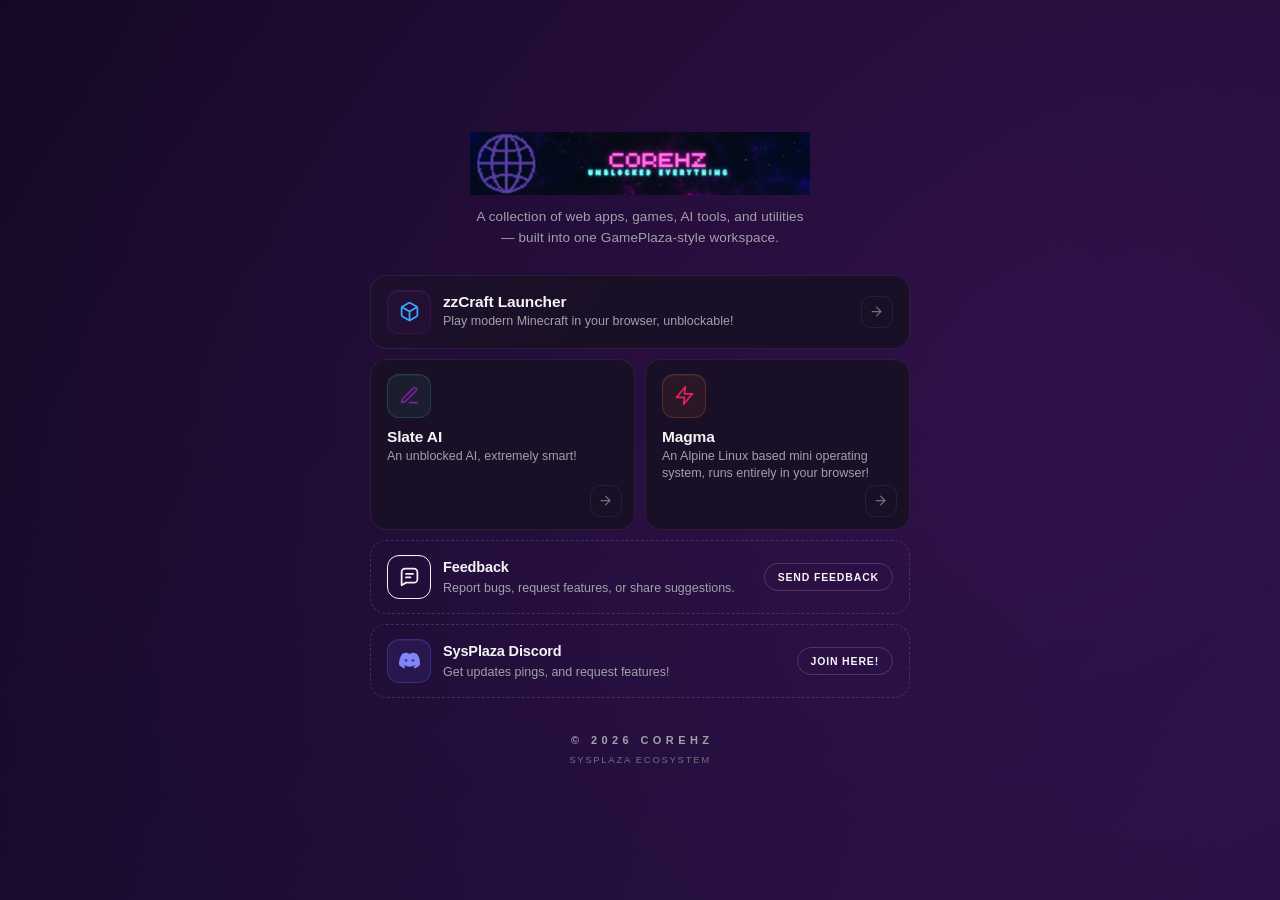
<file: index.html>
<!DOCTYPE html>
<html lang="en">
<head>
<meta charset="utf-8">
<meta name="viewport" content="width=device-width, initial-scale=1, maximum-scale=1, user-scalable=no">
<title>coreHZ</title>
  <link rel="icon" type="image/png" href="coreHZ.png">
  <link rel="stylesheet" href="index.css">
</head>

<body>
  <div class="bg" aria-hidden="true"></div>

  <main>
    <header class="rise">
      <img src="banner.png" alt="coreHZ" draggable="false">
      <p>A collection of web apps, games, AI tools, and utilities — built into one GamePlaza-style workspace.</p>
    </header>

    <section class="grid" aria-label="Applications">

      <button class="cell mineral span-2 rise" data-launch="mineral">
        <span class="chip chip-mineral" aria-hidden="true">
          <svg viewBox="0 0 24 24" fill="none" stroke="currentColor" stroke-width="2" stroke-linecap="round" stroke-linejoin="round"><path d="M21 16V8a2 2 0 0 0-1-1.73l-7-4a2 2 0 0 0-2 0l-7 4A2 2 0 0 0 3 8v8a2 2 0 0 0 1 1.73l7 4a2 2 0 0 0 2 0l7-4A2 2 0 0 0 21 16z"></path><polyline points="3.27 6.96 12 12.01 20.73 6.96"></polyline><line x1="12" y1="22.08" x2="12" y2="12"></line></svg>
        </span>
        <span class="meta">
          <span class="name">zzCraft Launcher</span>
          <span class="desc">Play modern Minecraft in your browser, unblockable!</span>
        </span>
        <span class="go" aria-hidden="true">
          <svg viewBox="0 0 24 24" fill="none" stroke="currentColor" stroke-width="2" stroke-linecap="round" stroke-linejoin="round"><line x1="5" y1="12" x2="19" y2="12"></line><polyline points="12 5 19 12 12 19"></polyline></svg>
        </span>
      </button>

      <button class="cell compact slate rise" data-launch="slate">
        <span class="chip chip-slate" aria-hidden="true">
          <svg viewBox="0 0 24 24" fill="none" stroke="currentColor" stroke-width="2" stroke-linecap="round" stroke-linejoin="round"><path d="M12 20h9"></path><path d="M16.5 3.5a2.121 2.121 0 0 1 3 3L7 19l-4 1 1-4L16.5 3.5z"></path></svg>
        </span>
        <span class="meta">
          <span class="name">Slate AI</span>
          <span class="desc">An unblocked AI, extremely smart!</span>
        </span>
        <span class="go" aria-hidden="true">
          <svg viewBox="0 0 24 24" fill="none" stroke="currentColor" stroke-width="2" stroke-linecap="round" stroke-linejoin="round"><line x1="5" y1="12" x2="19" y2="12"></line><polyline points="12 5 19 12 12 19"></polyline></svg>
        </span>
      </button>

      <button class="cell compact magma rise" data-launch="magma">
        <span class="chip chip-magma" aria-hidden="true">
          <svg viewBox="0 0 24 24" fill="none" stroke="currentColor" stroke-width="2" stroke-linecap="round" stroke-linejoin="round"><polygon points="13 2 3 14 12 14 11 22 21 10 12 10 13 2"></polygon></svg>
        </span>
        <span class="meta">
          <span class="name">Magma</span>
          <span class="desc">An Alpine Linux based mini operating system, runs entirely in your browser!</span>
        </span>
        <span class="go" aria-hidden="true">
          <svg viewBox="0 0 24 24" fill="none" stroke="currentColor" stroke-width="2" stroke-linecap="round" stroke-linejoin="round"><line x1="5" y1="12" x2="19" y2="12"></line><polyline points="12 5 19 12 12 19"></polyline></svg>
        </span>
      </button>

      <a class="cell quiet span-2 rise" href="feed.html">
        <span class="chip chip-feedback" aria-hidden="true">
          <svg viewBox="0 0 24 24" fill="none" stroke="currentColor" stroke-width="2" stroke-linecap="round" stroke-linejoin="round"><path d="M21 15a4 4 0 0 1-4 4H8l-5 3V7a4 4 0 0 1 4-4h10a4 4 0 0 1 4 4z"></path><path d="M8 9h8"></path><path d="M8 13h5"></path></svg>
        </span>
        <span class="meta">
          <span class="name name-sm">Feedback</span>
          <span class="desc">Report bugs, request features, or share suggestions.</span>
        </span>
        <span class="pill">Send feedback</span>
      </a>

      <a class="cell quiet span-2 rise" href="https://discord.gg/azBXGMsm5F" target="_blank" rel="noopener noreferrer">
        <span class="chip chip-discord" aria-hidden="true">
          <svg viewBox="0 0 127.14 96.36" fill="currentColor">
            <path d="M107.7,8.07A105.15,105.15,0,0,0,77.26,0a77.19,77.19,0,0,0-3.3,6.83A96.67,96.67,0,0,0,53.22,6.83,77.19,77.19,0,0,0,49.88,0,105.15,105.15,0,0,0,19.44,8.07C3.66,31.58-1.86,54.65,1,77.53A105.73,105.73,0,0,0,32,96.36a74.37,74.37,0,0,0,6.72-11A68.6,68.6,0,0,1,28.4,79.51c.85-.63,1.68-1.3,2.47-2a75.46,75.46,0,0,0,65.44,0c.79.68,1.62,1.35,2.47,2a68.52,68.52,0,0,1-10.37,5.87,74.83,74.83,0,0,0,6.72,11,105.56,105.56,0,0,0,31.07-18.83C129.7,50.12,123.81,27.31,107.7,8.07Z"/>
            <circle cx="42.78" cy="47.54" r="8.76" fill="#7b1fa2"/>
            <circle cx="84.36" cy="47.54" r="8.76" fill="#7b1fa2"/>
          </svg>
        </span>
        <span class="meta">
          <span class="name name-sm">SysPlaza Discord</span>
          <span class="desc">Get updates pings, and request features!</span>
        </span>
        <span class="pill">Join here!</span>
      </a>

    </section>

    <footer class="rise">
      <span class="mark">© 2026 coreHZ</span>
      <span class="est">SysPlaza Ecosystem</span>
    </footer>
  </main>

  <script src="index.js"></script>
</body>
</html>
</file>
<file: index.css>
:root {
    color-scheme: dark;
    --bg: #0b0610;
    --surface: #190f26;
    --surface-2: #241334;
    --border: rgba(255,255,255,0.07);
    --border-strong: rgba(255,255,255,0.17);
    --text-1: #f4f4f5;
    --text-2: #a1a1aa;
    --text-3: #71717a;
    --accent: #38a7ff;
    --ease-out: cubic-bezier(0.16, 1, 0.3, 1);
    --ease-spring: cubic-bezier(0.34, 1.56, 0.64, 1);
    --font-display: 'Ubuntu', sans-serif;
    --font-body: 'Ubuntu', sans-serif;
    --r-surface: 16px;
    --r-chip: 12px;
    --r-go: 10px;
  }

  * { box-sizing: border-box; -webkit-font-smoothing: antialiased; }
  html, body {
 margin: 0; padding: 0; 
}

  body {
    min-height: 100dvh;
    background: var(--bg);
    color: var(--text-1);
    font-family: var(--font-body);
    font-size: 15px;
    line-height: 1.55;
    display: flex;
    flex-direction: column;
    padding: 36px clamp(16px, 4vw, 22px);
    overflow-x: hidden;
    -webkit-tap-highlight-color: transparent;
  }

  ::selection { background: rgba(123,31,162,0.25); }

  .bg { position: fixed; inset: 0; z-index: 0; pointer-events: none; }
  .bg::before {
    content: "";
    position: absolute; inset: 0;
    background:
      radial-gradient(circle at 20% 10%, rgba(123,31,162,.25), transparent 30%),
      radial-gradient(circle at 80% 30%, rgba(244,143,177,.12), transparent 25%),
      linear-gradient(-45deg,#1a0f2e,#0f0820,#1f1240,#0d0619);
    background-size: 400% 400%;
    animation: gradientShift 15s ease infinite;
  }
  .bg::after { display: none; }

  main { position: relative; z-index: 1; width: 100%; max-width: 540px; margin: auto; }

  header { text-align: center; margin-bottom: 26px; }
  header img {
    display: block;
    width: min(340px, 92%);
    height: auto;
    margin: 0 auto 12px;
    user-select: none;
    -webkit-user-drag: none;
  }
  .corehz-logo {
    display:inline-flex; align-items:baseline; justify-content:center;
    font-family: 'Ubuntu', sans-serif; font-size: clamp(48px, 12vw, 78px);
    font-weight:700; letter-spacing:-0.07em; line-height:1;
    margin: 8px auto 14px; user-select:none;
    text-shadow: 0 0 34px rgba(123,31,162,.28);
  }
  .corehz-logo span { color:#f4f4f5; }
  .corehz-logo b { color:#38a7ff; font-weight:700; }
  header p {
    margin: 0 auto; max-width: 44ch;
    font-size: 13.5px; font-weight: 400; letter-spacing: 0.01em;
    color: var(--text-2);
  }

  .grid { display: grid; grid-template-columns: 1fr 1fr; gap: 10px; }
  .span-2 { grid-column: span 2; }

  .cell {
    position: relative;
    display: flex; align-items: center; gap: 12px;
    padding: 14px 16px;
    background: var(--surface);
    border: 1px solid var(--border);
    border-radius: var(--r-surface);
    cursor: pointer; text-align: left;
    font-family: inherit; font-size: inherit; color: inherit;
    text-decoration: none; user-select: none;
    transition-property: background-color, border-color, transform, box-shadow;
    transition-duration: 0.25s;
    transition-timing-function: var(--ease-out);
  }
  .cell:hover {
    background: var(--surface-2);
    border-color: var(--border-strong);
    transform: translateY(-2px);
    box-shadow: 0 12px 32px rgba(0, 0, 0, 0.4);
  }
  .cell:active { transform: translateY(0) scale(0.985); transition-duration: 0.1s; }
  .cell:focus-visible { outline: 2px solid var(--accent); outline-offset: 3px; }

  .cell::before {
    content: ""; position: absolute; inset: 0; border-radius: inherit;
    background: radial-gradient(220px circle at var(--mx, 50%) var(--my, 50%), var(--glow), transparent 65%);
    opacity: 0; transition: opacity 0.3s var(--ease-out);
    pointer-events: none;
  }
  .cell::after {
    content: ""; position: absolute; inset: -1px; border-radius: inherit; padding: 1px;
    background: radial-gradient(260px circle at var(--mx, 50%) var(--my, 50%), var(--glow-strong), transparent 65%);
    -webkit-mask: linear-gradient(#fff 0 0) content-box, linear-gradient(#fff 0 0);
    -webkit-mask-composite: xor;
            mask: linear-gradient(#fff 0 0) content-box, linear-gradient(#fff 0 0);
            mask-composite: exclude;
    opacity: 0; transition: opacity 0.3s var(--ease-out);
    pointer-events: none;
  }
  .cell:hover::before, .cell:hover::after { opacity: 1; }

  .mineral { --glow: rgba(123,31,162,0.06);  --glow-strong: rgba(123,31,162,0.35);
    background: linear-gradient(130deg, rgba(123,31,162,0.05), transparent 42%), var(--surface); }
  .mineral:hover { background: linear-gradient(130deg, rgba(123,31,162,0.08), transparent 45%), var(--surface-2); }
  .slate   { --glow: rgba(52,211,153,0.06);  --glow-strong: rgba(52,211,153,0.35); }
  .magma   { --glow: rgba(251,146,60,0.06);  --glow-strong: rgba(251,146,60,0.35); }
  .quiet   { --glow: rgba(88,101,242,0.07);  --glow-strong: rgba(88,101,242,0.45); }

  .compact { flex-direction: column; align-items: flex-start; gap: 10px; padding-bottom: 46px; }
  .compact .go { position: absolute; right: 12px; bottom: 12px; }

  .chip {
    width: 44px; height: 44px; flex-shrink: 0;
    display: flex; align-items: center; justify-content: center;
    border-radius: var(--r-chip);
    border: 1px solid;
    box-shadow: inset 0 1px 0 rgba(255,255,255,0.05);
  }
  .chip svg { width: 21px; height: 21px; }
  .chip-mineral { color: #38a7ff; background: rgba(123,31,162,0.08);  border-color: rgba(123,31,162,0.22); }
  .chip-slate   { color: #7b1fa2; background: rgba(52,211,153,0.08);  border-color: rgba(52,211,153,0.20); }
  .chip-magma   { color: #e91e63; background: rgba(251,146,60,0.08);  border-color: rgba(251,146,60,0.20); }
  .chip-discord { color: #7d87f6; background: rgba(88,101,242,0.12);  border-color: rgba(88,101,242,0.28); }

  .meta { flex: 1; min-width: 0; display: flex; flex-direction: column; gap: 1px; }
  .compact .meta { gap: 2px; }
  .name { font-size: 15.5px; font-weight: 600; letter-spacing: -0.01em; color: var(--text-1); }
  .name-sm { font-size: 14.5px; }
  .desc { font-size: 12.5px; color: var(--text-2); line-height: 1.45;
    white-space: nowrap; overflow: hidden; text-overflow: ellipsis; }
  .compact .desc {
    white-space: normal; line-height: 1.4;
    display: -webkit-box; -webkit-line-clamp: 2; -webkit-box-orient: vertical;
  }

  .go {
    width: 32px; height: 32px; flex-shrink: 0;
    display: flex; align-items: center; justify-content: center;
    color: var(--text-3);
    border: 1px solid var(--border);
    border-radius: var(--r-go);
    transition-property: background-color, border-color, color, transform;
    transition-duration: 0.25s;
    transition-timing-function: var(--ease-out);
  }
  .go svg {
    width: 15px; height: 15px;
    translate: -1px 0;
    transition: transform 0.3s var(--ease-spring);
  }
  .cell:hover .go { background: #ffffff; border-color: #ffffff; color: #0b0b0f; }
  .cell:hover .go svg { transform: translateX(3px); }
  .cell:active .go { transform: scale(0.94); }

  .quiet { background: transparent; border: 1px dashed rgba(255,255,255,0.14); }
  .quiet:hover {
    background: rgba(255,255,255,0.02);
    border-color: var(--border-strong);
    transform: none;
    box-shadow: none;
  }
  .quiet:hover::before, .quiet:hover::after { opacity: 0; }
  .pill {
    flex-shrink: 0;
    font-size: 10.5px; font-weight: 600; letter-spacing: 0.08em; text-transform: uppercase;
    color: var(--text-1);
    border: 1px solid var(--border-strong);
    border-radius: 999px;
    padding: 5px 13px;
    transition-property: background-color, border-color, color;
    transition-duration: 0.2s;
    transition-timing-function: var(--ease-out);
  }
  .quiet:hover .pill { background: #7b1fa2; border-color: #7b1fa2; color: #ffffff; }

  footer { margin-top: 34px; display: flex; flex-direction: column; align-items: center; gap: 4px; text-align: center; }
  footer .mark {
    font-family: var(--font-display);
    font-size: 11px; font-weight: 700;
    letter-spacing: 0.4em; text-indent: 0.4em; text-transform: uppercase;
    color: var(--text-2);
  }
  footer .est {
    font-size: 9.5px; letter-spacing: 0.18em; text-transform: uppercase;
    color: var(--text-3);
  }

  @media (prefers-reduced-motion: no-preference) {
    .rise {
      opacity: 0;
      animation: rise 0.7s var(--ease-out) forwards;
      animation-delay: var(--delay, 0s);
    }
    @keyframes rise {
      from { opacity: 0; transform: translateY(14px) scale(0.985); filter: blur(6px); }
      to   { opacity: 1; transform: none; filter: blur(0); }
    }
    .modal-backdrop { animation: backdropIn 0.22s ease both; }
    .modal-card     { animation: cardIn 0.32s var(--ease-out) both; }
    .modal-backdrop.closing { animation: backdropOut 0.16s ease both; }
    .modal-backdrop.closing .modal-card { animation: cardOut 0.16s ease both; }
    @keyframes backdropIn  { from { opacity: 0; } to { opacity: 1; } }
    @keyframes backdropOut { from { opacity: 1; } to { opacity: 0; } }
    @keyframes cardIn {
      from { opacity: 0; transform: translateY(10px) scale(0.96); filter: blur(8px); }
      to   { opacity: 1; transform: none; filter: blur(0); }
    }
    @keyframes cardOut {
      from { opacity: 1; transform: none; filter: blur(0); }
      to   { opacity: 0; transform: translateY(6px) scale(0.97); filter: blur(4px); }
    }
  }
  @media (prefers-reduced-motion: reduce) {
    .cell, .go, .go svg, .pill, .cell::before, .cell::after { transition: none; }
    .rise { opacity: 1; animation: none; }
  }

  @media (max-width: 620px) {
    .grid { grid-template-columns: 1fr; }
    .span-2 { grid-column: span 1; }
  }
  @media (max-height: 640px) {
    body { padding-top: 24px; padding-bottom: 24px; }
    header { margin-bottom: 18px; }
    header img { width: min(260px, 80%); }
  }


@keyframes gradientShift {
    0%, 100% { background-position: 0% 50%; }
    50% { background-position: 100% 50%; }
  }

.grid > :nth-child(1), .grid > :nth-child(2), .grid > :nth-child(3), .grid > :nth-child(4), footer { animation-delay: 0s; }
.grid > :nth-child(1) { --delay:.08s; }
.grid > :nth-child(2) { --delay:.14s; }
.grid > :nth-child(3) { --delay:.2s; }
.grid > :nth-child(4) { --delay:.26s; }
footer { --delay:.32s; }
</file>
